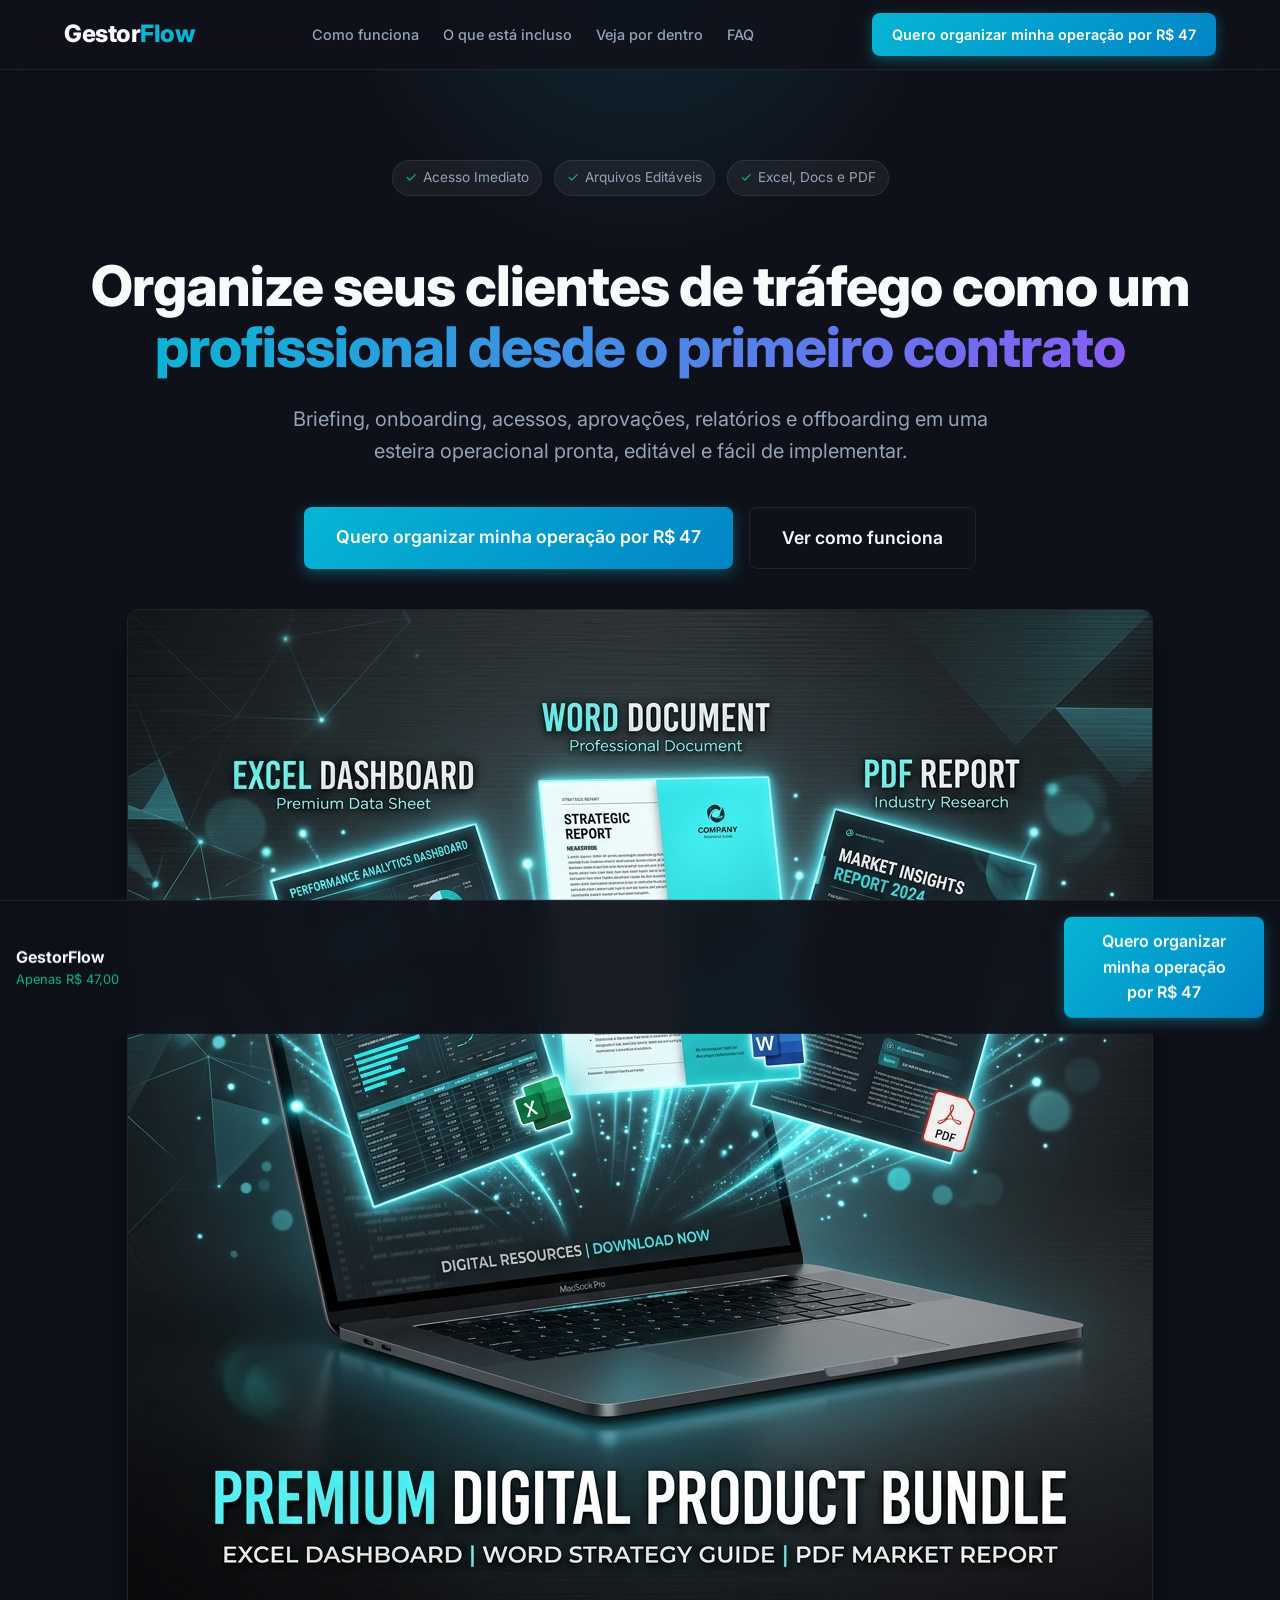
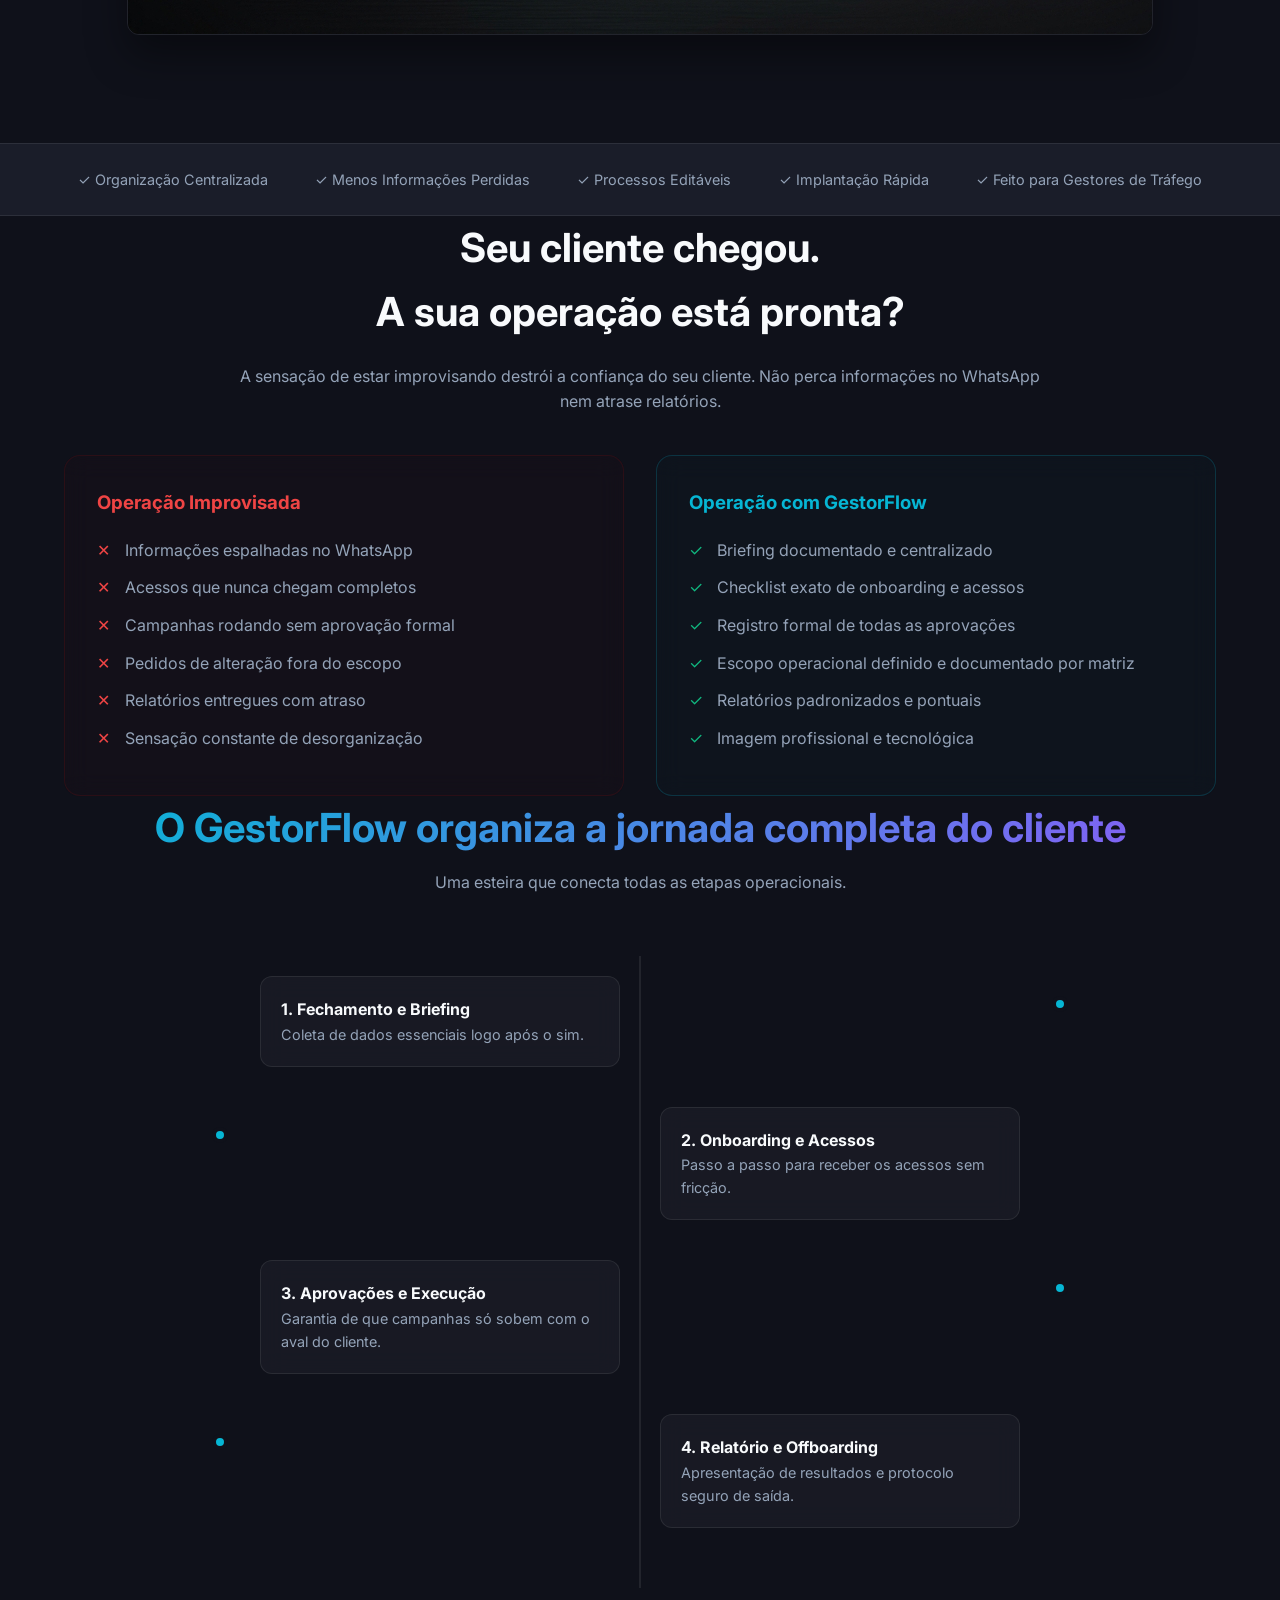
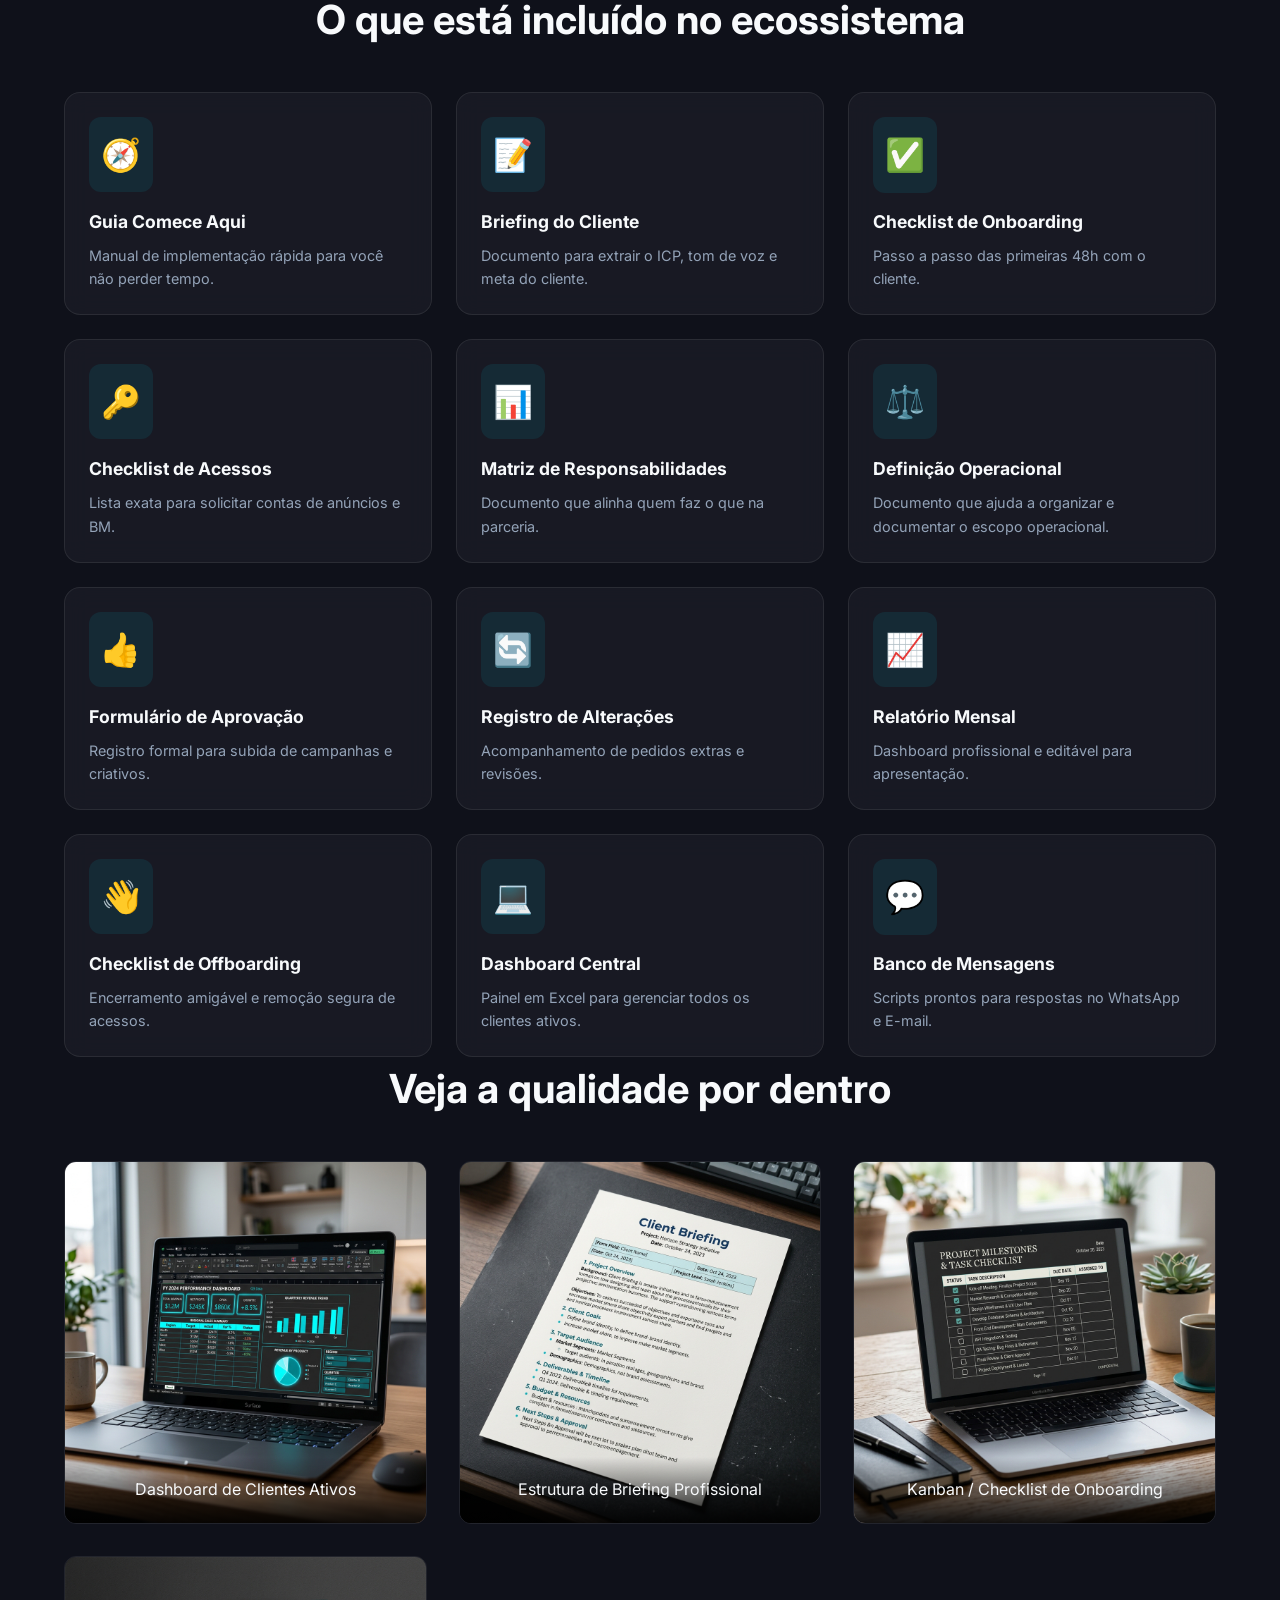
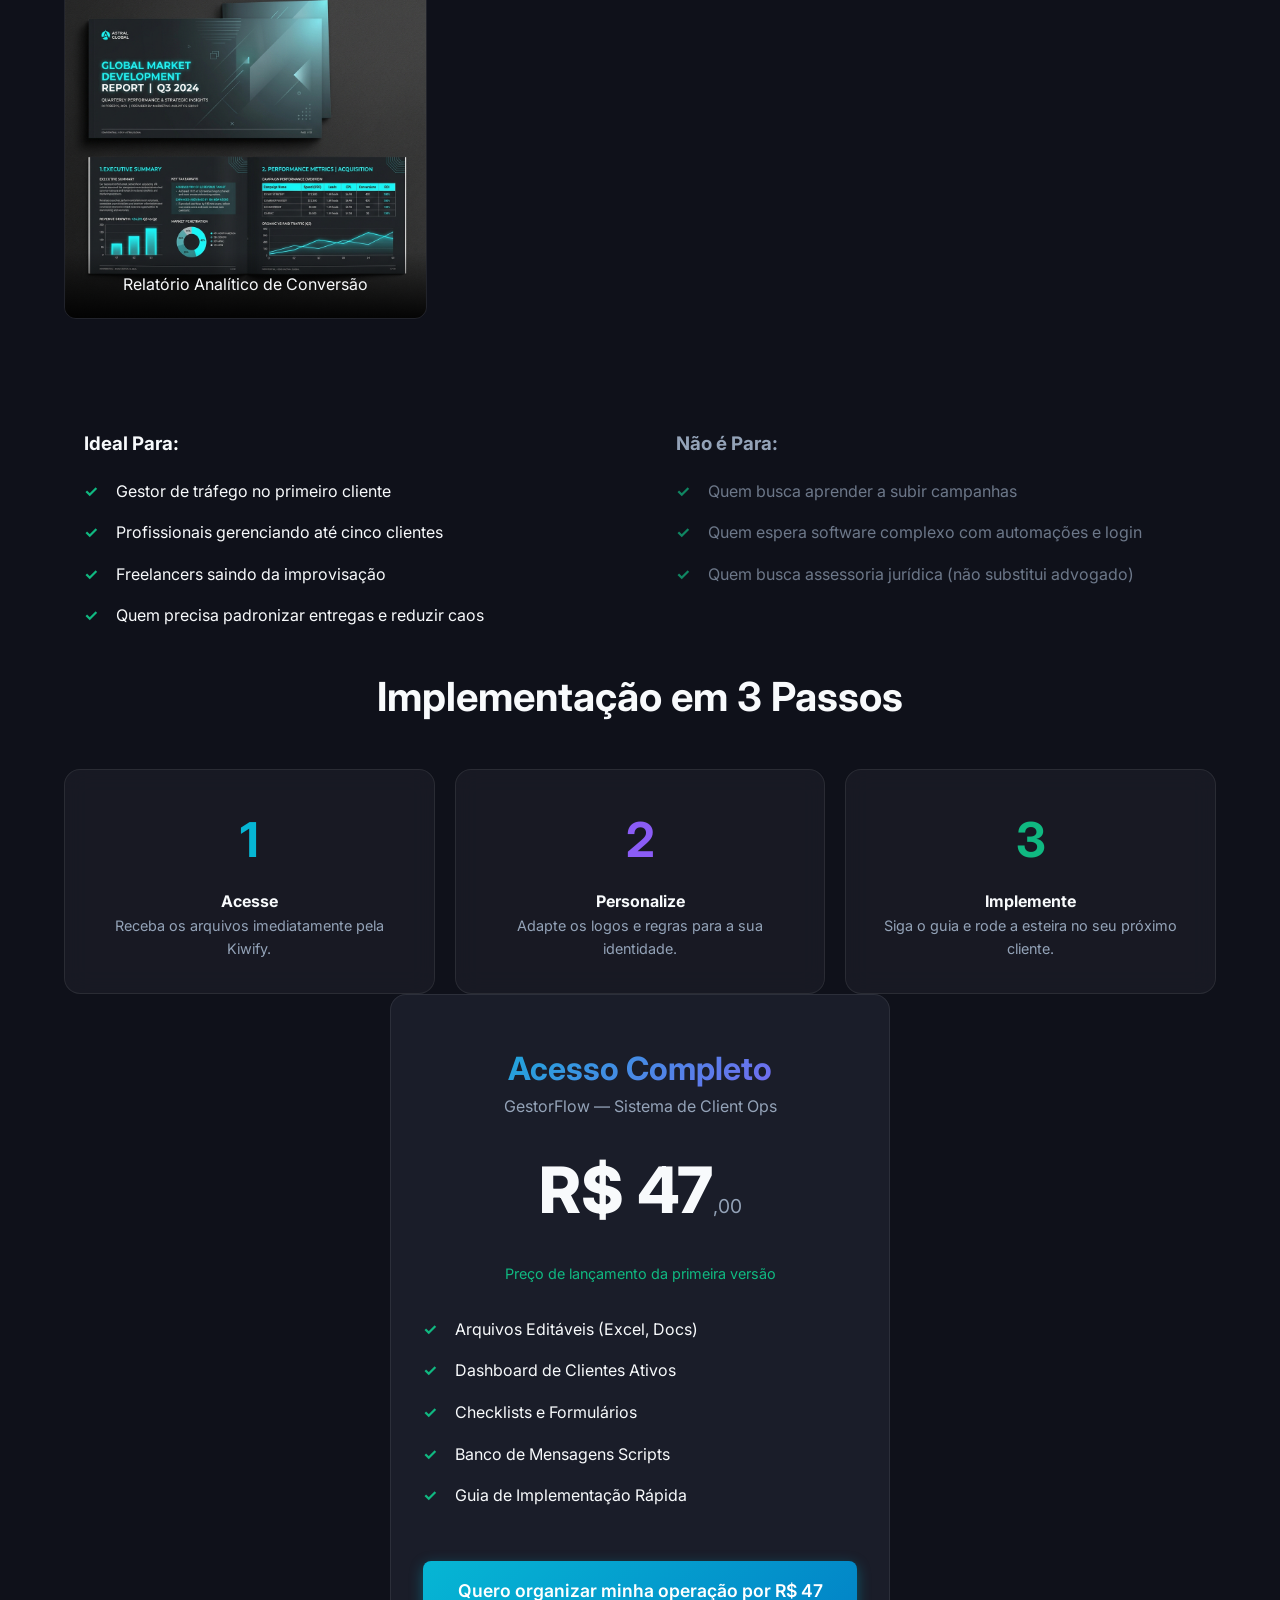
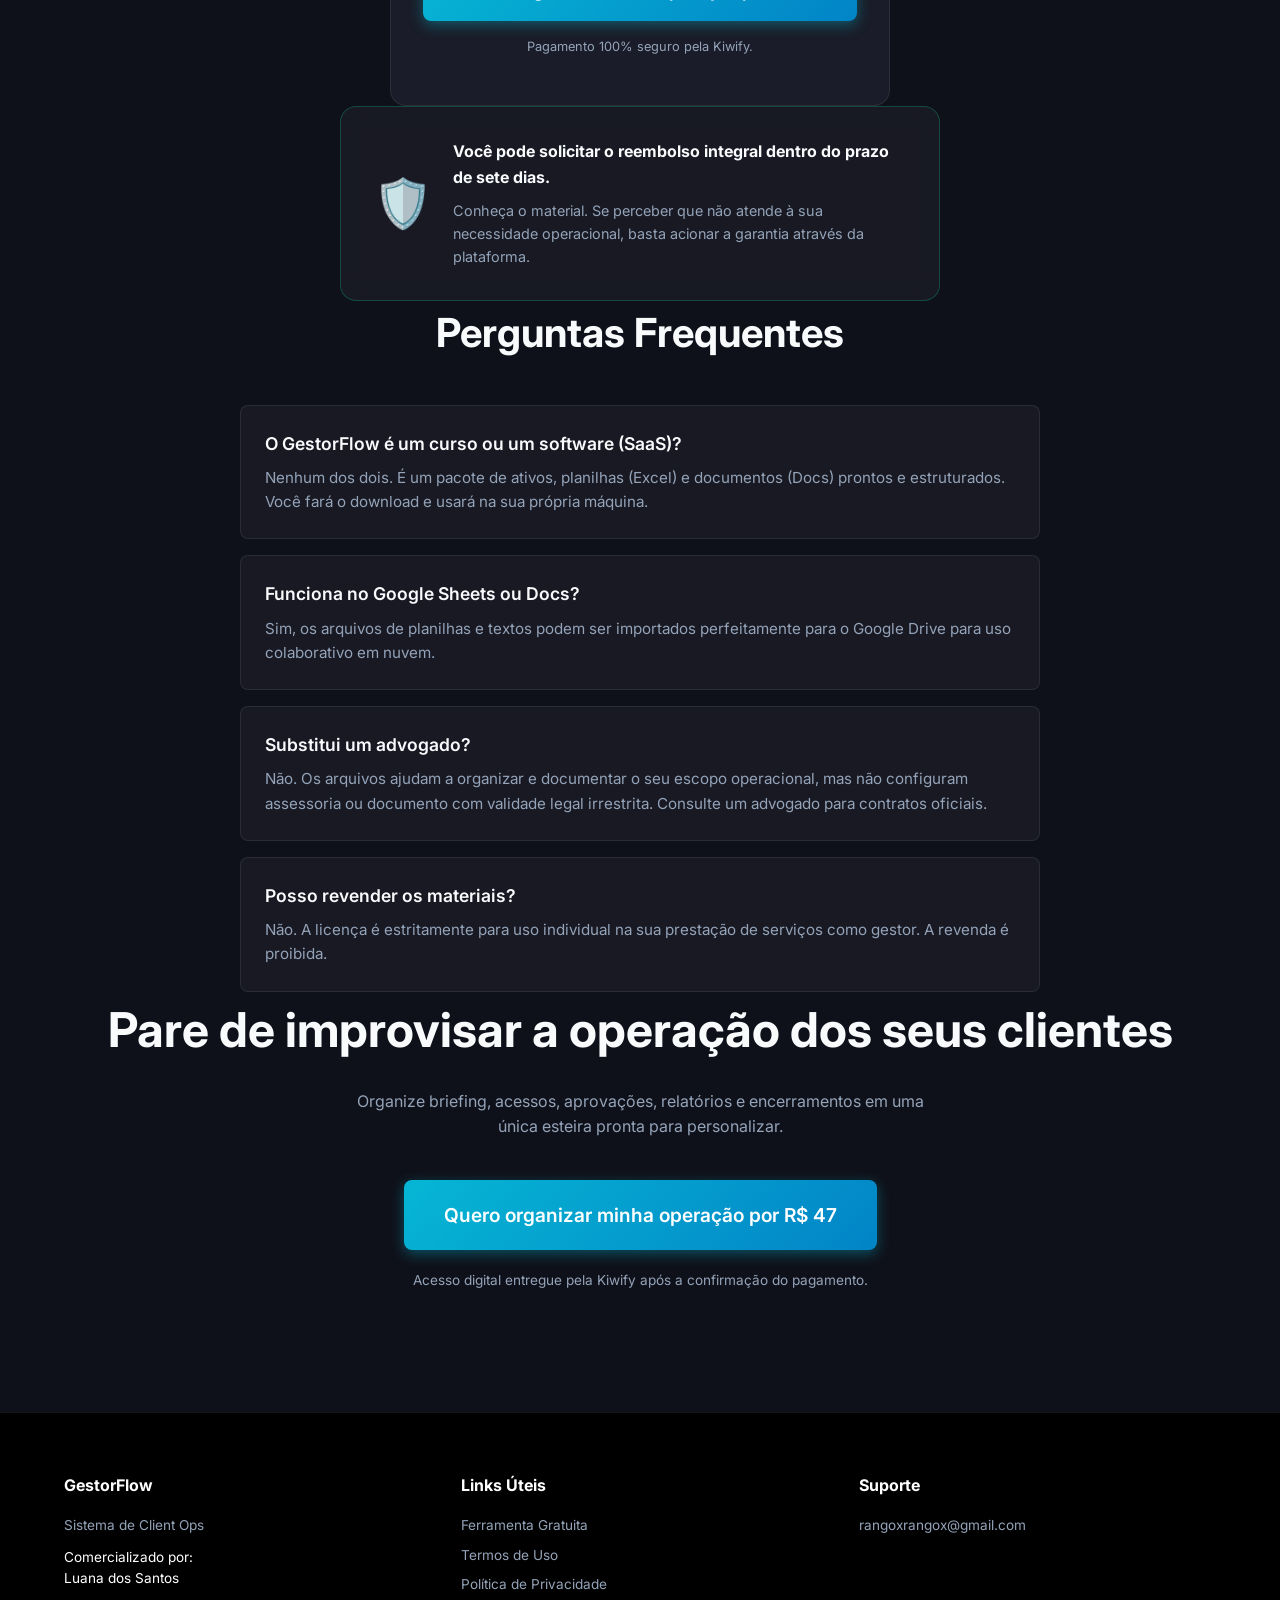
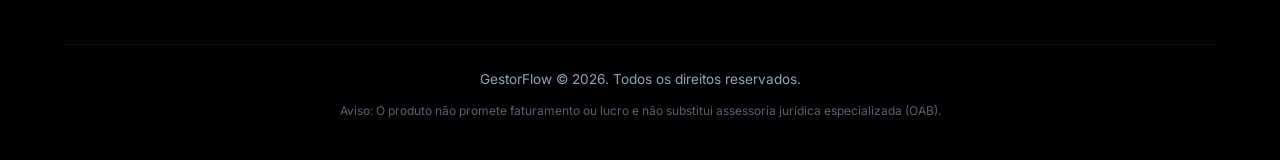
<file: index.html>
<!DOCTYPE html>
<html lang="pt-BR">
<head>
    <meta charset="UTF-8">
    <meta name="viewport" content="width=device-width, initial-scale=1.0">
    <title>GestorFlow | Sistema de Client Ops para Gestores de Tráfego</title>
    <meta name="description" content="Organize briefing, onboarding, acessos, aprovações, relatórios e offboarding dos seus clientes de tráfego pago com uma esteira operacional pronta e editável.">
    
    <!-- Open Graph / SEO -->
    <meta property="og:type" content="website">
    <meta property="og:url" content="https://rangoxrangox-cpu.github.io/gestorflow/">
    <meta property="og:title" content="GestorFlow | Sistema de Client Ops para Gestores de Tráfego">
    <meta property="og:description" content="Organize briefing, onboarding, acessos, aprovações, relatórios e offboarding dos seus clientes de tráfego pago com uma esteira operacional pronta e editável.">
    <meta property="og:image" content="https://rangoxrangox-cpu.github.io/gestorflow/imagens/gestorflow-social.png">
    
    <!-- Fonts & Styles -->
    <link href="https://fonts.googleapis.com/css2?family=Inter:wght@400;500;600;800&display=swap" rel="stylesheet">
    <link rel="stylesheet" href="styles.css">
    
    <!-- Scripts -->
    <script src="config.js"></script>
    <script src="script.js" defer></script>
</head>
<body>

    <!-- 1. Header -->
    <header>
        <div class="container header-content">
            <div class="logo">Gestor<span>Flow</span></div>
            <nav class="nav-links">
                <a href="#como-funciona">Como funciona</a>
                <a href="#incluso">O que está incluso</a>
                <a href="#por-dentro">Veja por dentro</a>
                <a href="#faq">FAQ</a>
            </nav>
            <a href="#" class="btn checkout-btn-sales disabled" style="padding: 10px 20px; font-size: 0.9rem;">Checkout em configuração</a>
        </div>
    </header>

    <!-- 2. Hero Section -->
    <section class="hero-section">
        <div class="hero-bg-glow"></div>
        <div class="container">
            <div class="badges">
                <div class="badge"><span class="badge-icon">✓</span> Acesso Imediato</div>
                <div class="badge"><span class="badge-icon">✓</span> Arquivos Editáveis</div>
                <div class="badge"><span class="badge-icon">✓</span> Excel, Docs e PDF</div>
            </div>
            
            <h1 class="hero-title">Organize seus clientes de tráfego como um <br><span class="gradient-text">profissional desde o primeiro contrato</span></h1>
            <p class="hero-subtitle">Briefing, onboarding, acessos, aprovações, relatórios e offboarding em uma esteira operacional pronta, editável e fácil de implementar.</p>
            
            <div class="hero-buttons">
                <a href="#" class="btn checkout-btn-sales disabled">Checkout em configuração</a>
                <a href="#como-funciona" class="btn btn-secondary">Ver como funciona</a>
            </div>

            <div class="hero-mockup mt-4">
                <img src="imagens/capa-gestorflow.png" alt="Capa Premium GestorFlow">
            </div>
        </div>
    </section>

    <!-- 3. Trust Strip -->
    <div class="trust-strip">
        <div class="container trust-items">
            <div class="trust-item">✓ Organização Centralizada</div>
            <div class="trust-item">✓ Menos Informações Perdidas</div>
            <div class="trust-item">✓ Processos Editáveis</div>
            <div class="trust-item">✓ Implantação Rápida</div>
            <div class="trust-item">✓ Feito para Gestores de Tráfego</div>
        </div>
    </div>

    <!-- 4. Problem Section -->
    <section id="problema" class="container">
        <h2 class="text-center" style="font-size: 2.5rem; margin-bottom: 20px;">Seu cliente chegou.<br>A sua operação está pronta?</h2>
        <p class="text-center" style="color: var(--text-secondary); max-width: 800px; margin: 0 auto;">A sensação de estar improvisando destrói a confiança do seu cliente. Não perca informações no WhatsApp nem atrase relatórios.</p>
        
        <div class="problem-comparison">
            <div class="problem-card glass-panel">
                <h3>Operação Improvisada</h3>
                <ul class="comparison-list">
                    <li>Informações espalhadas no WhatsApp</li>
                    <li>Acessos que nunca chegam completos</li>
                    <li>Campanhas rodando sem aprovação formal</li>
                    <li>Pedidos de alteração fora do escopo</li>
                    <li>Relatórios entregues com atraso</li>
                    <li>Sensação constante de desorganização</li>
                </ul>
            </div>
            <div class="solution-card glass-panel">
                <h3>Operação com GestorFlow</h3>
                <ul class="comparison-list">
                    <li>Briefing documentado e centralizado</li>
                    <li>Checklist exato de onboarding e acessos</li>
                    <li>Registro formal de todas as aprovações</li>
                    <li>Escopo operacional definido e documentado por matriz</li>
                    <li>Relatórios padronizados e pontuais</li>
                    <li>Imagem profissional e tecnológica</li>
                </ul>
            </div>
        </div>
    </section>

    <!-- 5. Timeline Solution -->
    <section id="como-funciona" class="container">
        <h2 class="text-center gradient-text" style="font-size: 2.5rem; margin-bottom: 10px;">O GestorFlow organiza a jornada completa do cliente</h2>
        <p class="text-center" style="color: var(--text-secondary); margin-bottom: 40px;">Uma esteira que conecta todas as etapas operacionais.</p>

        <div class="timeline">
            <div class="timeline-item">
                <div class="timeline-dot"></div>
                <div class="timeline-content">
                    <h4>1. Fechamento e Briefing</h4>
                    <p style="font-size: 0.9rem; color: var(--text-secondary);">Coleta de dados essenciais logo após o sim.</p>
                </div>
            </div>
            <div class="timeline-item">
                <div class="timeline-dot"></div>
                <div class="timeline-content">
                    <h4>2. Onboarding e Acessos</h4>
                    <p style="font-size: 0.9rem; color: var(--text-secondary);">Passo a passo para receber os acessos sem fricção.</p>
                </div>
            </div>
            <div class="timeline-item">
                <div class="timeline-dot"></div>
                <div class="timeline-content">
                    <h4>3. Aprovações e Execução</h4>
                    <p style="font-size: 0.9rem; color: var(--text-secondary);">Garantia de que campanhas só sobem com o aval do cliente.</p>
                </div>
            </div>
            <div class="timeline-item">
                <div class="timeline-dot"></div>
                <div class="timeline-content">
                    <h4>4. Relatório e Offboarding</h4>
                    <p style="font-size: 0.9rem; color: var(--text-secondary);">Apresentação de resultados e protocolo seguro de saída.</p>
                </div>
            </div>
        </div>
    </section>

    <!-- 6. Included Components -->
    <section id="incluso" class="container">
        <h2 class="text-center" style="font-size: 2.5rem; margin-bottom: 20px;">O que está incluído no ecossistema</h2>
        
        <div class="components-grid">
            <div class="component-card glass-panel">
                <div class="component-icon">🧭</div>
                <h4 class="component-title">Guia Comece Aqui</h4>
                <p class="component-desc">Manual de implementação rápida para você não perder tempo.</p>
            </div>
            <div class="component-card glass-panel">
                <div class="component-icon">📝</div>
                <h4 class="component-title">Briefing do Cliente</h4>
                <p class="component-desc">Documento para extrair o ICP, tom de voz e meta do cliente.</p>
            </div>
            <div class="component-card glass-panel">
                <div class="component-icon">✅</div>
                <h4 class="component-title">Checklist de Onboarding</h4>
                <p class="component-desc">Passo a passo das primeiras 48h com o cliente.</p>
            </div>
            <div class="component-card glass-panel">
                <div class="component-icon">🔑</div>
                <h4 class="component-title">Checklist de Acessos</h4>
                <p class="component-desc">Lista exata para solicitar contas de anúncios e BM.</p>
            </div>
            <div class="component-card glass-panel">
                <div class="component-icon">📊</div>
                <h4 class="component-title">Matriz de Responsabilidades</h4>
                <p class="component-desc">Documento que alinha quem faz o que na parceria.</p>
            </div>
            <div class="component-card glass-panel">
                <div class="component-icon">⚖️</div>
                <h4 class="component-title">Definição Operacional</h4>
                <p class="component-desc">Documento que ajuda a organizar e documentar o escopo operacional.</p>
            </div>
            <div class="component-card glass-panel">
                <div class="component-icon">👍</div>
                <h4 class="component-title">Formulário de Aprovação</h4>
                <p class="component-desc">Registro formal para subida de campanhas e criativos.</p>
            </div>
            <div class="component-card glass-panel">
                <div class="component-icon">🔄</div>
                <h4 class="component-title">Registro de Alterações</h4>
                <p class="component-desc">Acompanhamento de pedidos extras e revisões.</p>
            </div>
            <div class="component-card glass-panel">
                <div class="component-icon">📈</div>
                <h4 class="component-title">Relatório Mensal</h4>
                <p class="component-desc">Dashboard profissional e editável para apresentação.</p>
            </div>
            <div class="component-card glass-panel">
                <div class="component-icon">👋</div>
                <h4 class="component-title">Checklist de Offboarding</h4>
                <p class="component-desc">Encerramento amigável e remoção segura de acessos.</p>
            </div>
            <div class="component-card glass-panel">
                <div class="component-icon">💻</div>
                <h4 class="component-title">Dashboard Central</h4>
                <p class="component-desc">Painel em Excel para gerenciar todos os clientes ativos.</p>
            </div>
            <div class="component-card glass-panel">
                <div class="component-icon">💬</div>
                <h4 class="component-title">Banco de Mensagens</h4>
                <p class="component-desc">Scripts prontos para respostas no WhatsApp e E-mail.</p>
            </div>
        </div>
    </section>

    <!-- 7. Previews Gallery -->
    <section id="por-dentro" class="container">
        <h2 class="text-center" style="font-size: 2.5rem; margin-bottom: 40px;">Veja a qualidade por dentro</h2>
        
        <div class="gallery-grid">
            <div class="gallery-item">
                <img src="imagens/mockup-dashboard.png" alt="Preview do Dashboard Central">
                <div class="gallery-caption">Dashboard de Clientes Ativos</div>
            </div>
            <div class="gallery-item">
                <img src="imagens/preview-briefing.png" alt="Preview do Formulário de Briefing">
                <div class="gallery-caption">Estrutura de Briefing Profissional</div>
            </div>
            <div class="gallery-item">
                <img src="imagens/preview-onboarding.png" alt="Preview do Onboarding">
                <div class="gallery-caption">Kanban / Checklist de Onboarding</div>
            </div>
            <div class="gallery-item">
                <img src="imagens/preview-relatorio.png" alt="Preview do Relatório Mensal">
                <div class="gallery-caption">Relatório Analítico de Conversão</div>
            </div>
        </div>
    </section>

    <!-- 10. Para Quem É -->
    <section class="container" style="padding-top: 50px;">
        <div class="problem-comparison">
            <div style="padding: 20px;">
                <h3 style="color: var(--text-primary); margin-bottom: 20px;">Ideal Para:</h3>
                <ul class="pricing-list" style="margin:0;">
                    <li>Gestor de tráfego no primeiro cliente</li>
                    <li>Profissionais gerenciando até cinco clientes</li>
                    <li>Freelancers saindo da improvisação</li>
                    <li>Quem precisa padronizar entregas e reduzir caos</li>
                </ul>
            </div>
            <div style="padding: 20px;">
                <h3 style="color: var(--text-secondary); margin-bottom: 20px;">Não é Para:</h3>
                <ul class="pricing-list" style="margin:0; opacity: 0.7;">
                    <li style="color: var(--text-secondary);">Quem busca aprender a subir campanhas</li>
                    <li style="color: var(--text-secondary);">Quem espera software complexo com automações e login</li>
                    <li style="color: var(--text-secondary);">Quem busca assessoria jurídica (não substitui advogado)</li>
                </ul>
            </div>
        </div>
    </section>

    <!-- 11. Como Começar -->
    <section class="container text-center">
        <h2 style="font-size: 2.5rem; margin-bottom: 40px;">Implementação em 3 Passos</h2>
        <div style="display: flex; gap: 20px; justify-content: center; flex-wrap: wrap;">
            <div class="glass-panel" style="flex: 1; min-width: 250px;">
                <h1 style="color: var(--accent-cyan); font-size: 3rem; margin-bottom: 10px;">1</h1>
                <h4>Acesse</h4>
                <p style="font-size: 0.9rem; color: var(--text-secondary);">Receba os arquivos imediatamente pela Kiwify.</p>
            </div>
            <div class="glass-panel" style="flex: 1; min-width: 250px;">
                <h1 style="color: var(--accent-purple); font-size: 3rem; margin-bottom: 10px;">2</h1>
                <h4>Personalize</h4>
                <p style="font-size: 0.9rem; color: var(--text-secondary);">Adapte os logos e regras para a sua identidade.</p>
            </div>
            <div class="glass-panel" style="flex: 1; min-width: 250px;">
                <h1 style="color: var(--accent-green); font-size: 3rem; margin-bottom: 10px;">3</h1>
                <h4>Implemente</h4>
                <p style="font-size: 0.9rem; color: var(--text-secondary);">Siga o guia e rode a esteira no seu próximo cliente.</p>
            </div>
        </div>
    </section>

    <!-- 12. Pricing Offer -->
    <section class="container">
        <div class="pricing-section glass-panel pricing-card">
            <h2 class="gradient-text" style="font-size: 2rem;">Acesso Completo</h2>
            <p style="color: var(--text-secondary);">GestorFlow — Sistema de Client Ops</p>
            
            <div class="pricing-price">R$ 47<span>,00</span></div>
            <p style="font-size: 0.9rem; color: var(--accent-green);">Preço de lançamento da primeira versão</p>
            
            <ul class="pricing-list">
                <li>Arquivos Editáveis (Excel, Docs)</li>
                <li>Dashboard de Clientes Ativos</li>
                <li>Checklists e Formulários</li>
                <li>Banco de Mensagens Scripts</li>
                <li>Guia de Implementação Rápida</li>
            </ul>

            <a href="#" class="btn checkout-btn-sales disabled" style="width: 100%; margin-top: 20px;">Checkout em configuração</a>
            <p style="font-size: 0.8rem; color: var(--text-secondary); margin-top: 16px;">Pagamento 100% seguro pela Kiwify.</p>
        </div>
    </section>

    <!-- 13. Guarantee -->
    <section class="container text-center" style="padding-top: 0;">
        <div class="glass-panel" style="max-width: 600px; margin: 0 auto; display: flex; align-items: center; gap: 20px; border-color: rgba(16, 185, 129, 0.3);">
            <div style="font-size: 3rem;">🛡️</div>
            <div style="text-align: left;">
                <h4 style="margin-bottom: 8px; color: var(--text-primary);">Você pode solicitar o reembolso integral dentro do prazo de sete dias.</h4>
                <p style="font-size: 0.9rem; color: var(--text-secondary);">Conheça o material. Se perceber que não atende à sua necessidade operacional, basta acionar a garantia através da plataforma.</p>
            </div>
        </div>
    </section>

    <!-- 14. FAQ -->
    <section id="faq" class="container">
        <h2 class="text-center" style="font-size: 2.5rem; margin-bottom: 40px;">Perguntas Frequentes</h2>
        <div class="faq-grid">
            <div class="faq-item">
                <div class="faq-q">O GestorFlow é um curso ou um software (SaaS)?</div>
                <div class="faq-a">Nenhum dos dois. É um pacote de ativos, planilhas (Excel) e documentos (Docs) prontos e estruturados. Você fará o download e usará na sua própria máquina.</div>
            </div>
            <div class="faq-item">
                <div class="faq-q">Funciona no Google Sheets ou Docs?</div>
                <div class="faq-a">Sim, os arquivos de planilhas e textos podem ser importados perfeitamente para o Google Drive para uso colaborativo em nuvem.</div>
            </div>
            <div class="faq-item">
                <div class="faq-q">Substitui um advogado?</div>
                <div class="faq-a">Não. Os arquivos ajudam a organizar e documentar o seu escopo operacional, mas não configuram assessoria ou documento com validade legal irrestrita. Consulte um advogado para contratos oficiais.</div>
            </div>
            <div class="faq-item">
                <div class="faq-q">Posso revender os materiais?</div>
                <div class="faq-a">Não. A licença é estritamente para uso individual na sua prestação de serviços como gestor. A revenda é proibida.</div>
            </div>
        </div>
    </section>

    <!-- 15. Final CTA -->
    <section class="container text-center" style="padding-bottom: 120px;">
        <h2 style="font-size: 3rem; margin-bottom: 20px;">Pare de improvisar a operação dos seus clientes</h2>
        <p style="color: var(--text-secondary); max-width: 600px; margin: 0 auto 40px;">Organize briefing, acessos, aprovações, relatórios e encerramentos em uma única esteira pronta para personalizar.</p>
        <a href="#" class="btn checkout-btn-sales disabled" style="font-size: 1.2rem; padding: 20px 40px;">Checkout em configuração</a>
        <p style="font-size: 0.85rem; color: var(--text-secondary); margin-top: 20px;">Acesso digital entregue pela Kiwify após a confirmação do pagamento.</p>
    </section>

    <!-- Fixed Mobile Button -->
    <div id="mobile-cta" class="fixed-mobile-cta">
        <div class="fixed-mobile-cta-info">
            <h4>GestorFlow</h4>
            <p>Apenas R$ 47,00</p>
        </div>
        <a href="#" class="btn checkout-btn-sales disabled">Checkout</a>
    </div>

    <!-- 16. Footer -->
    <footer>
        <div class="container">
            <div class="footer-grid">
                <div class="footer-col">
                    <h4>GestorFlow</h4>
                    <p style="font-size: 0.85rem; margin-bottom: 10px;">Sistema de Client Ops</p>
                    <p style="font-size: 0.85rem; color: #fff;">Comercializado por:<br>Luana dos Santos</p>
                </div>
                <div class="footer-col">
                    <h4>Links Úteis</h4>
                    <ul>
                        <li><a href="ferramenta.html">Ferramenta Gratuita</a></li>
                        <li><a href="termos.html">Termos de Uso</a></li>
                        <li><a href="privacidade.html">Política de Privacidade</a></li>
                    </ul>
                </div>
                <div class="footer-col">
                    <h4>Suporte</h4>
                    <p style="font-size: 0.85rem;"><a href="mailto:rangoxrangox@gmail.com">rangoxrangox@gmail.com</a></p>
                </div>
            </div>
            <div class="footer-bottom">
                <p>GestorFlow &copy; 2026. Todos os direitos reservados.</p>
                <p style="margin-top: 10px; opacity: 0.6; font-size: 0.75rem;">Aviso: O produto não promete faturamento ou lucro e não substitui assessoria jurídica especializada (OAB).</p>
            </div>
        </div>
    </footer>

</body>
</html>
</file>
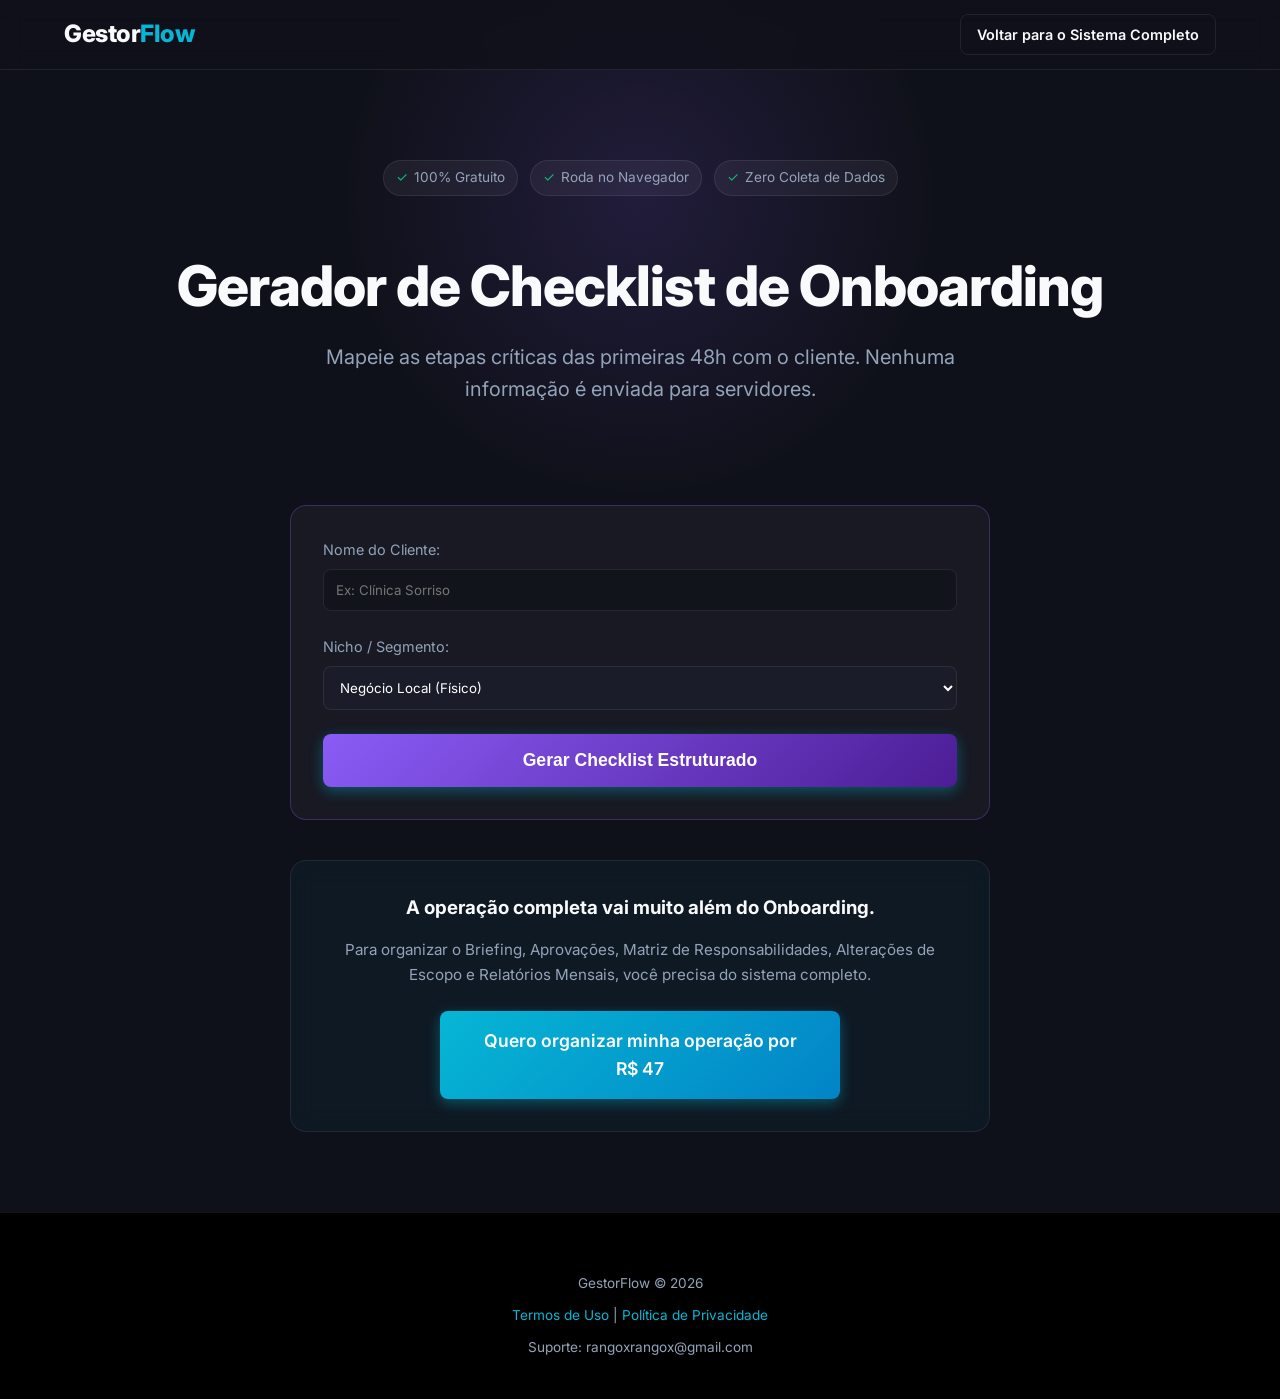
<file: ferramenta.html>
<!DOCTYPE html>
<html lang="pt-BR">
<head>
    <meta charset="UTF-8">
    <meta name="viewport" content="width=device-width, initial-scale=1.0">
    <title>Gerador Gratuito de Checklist de Onboarding | GestorFlow</title>
    <meta name="description" content="Gere um checklist profissional para organizar os primeiros passos com seus novos clientes de tráfego pago. Ferramenta gratuita GestorFlow.">
    
    <!-- Open Graph / SEO -->
    <meta property="og:type" content="website">
    <meta property="og:url" content="https://rangoxrangox-cpu.github.io/gestorflow/ferramenta.html">
    <meta property="og:title" content="Gerador Gratuito de Checklist de Onboarding | GestorFlow">
    <meta property="og:description" content="Gere um checklist profissional para organizar os primeiros passos com seus novos clientes de tráfego pago. Ferramenta gratuita GestorFlow.">
    
    <!-- Fonts & Styles -->
    <link href="https://fonts.googleapis.com/css2?family=Inter:wght@400;500;600;800&display=swap" rel="stylesheet">
    <link rel="stylesheet" href="styles.css">
    
    <!-- Scripts -->
    <script src="config.js"></script>
    <script src="script.js" defer></script>
</head>
<body>

    <!-- Header Simples (Focado) -->
    <header>
        <div class="container header-content">
            <div class="logo">Gestor<span>Flow</span></div>
            <a href="index.html" class="btn btn-secondary" style="padding: 8px 16px; font-size: 0.9rem;">Voltar para o Sistema Completo</a>
        </div>
    </header>

    <section class="hero-section" style="padding-bottom: 60px;">
        <div class="hero-bg-glow" style="background: radial-gradient(circle, rgba(139,92,246,0.15) 0%, rgba(15,17,26,0) 70%);"></div>
        <div class="container">
            <div class="badges">
                <div class="badge"><span class="badge-icon">✓</span> 100% Gratuito</div>
                <div class="badge"><span class="badge-icon">✓</span> Roda no Navegador</div>
                <div class="badge"><span class="badge-icon">✓</span> Zero Coleta de Dados</div>
            </div>
            
            <h1 class="hero-title">Gerador de Checklist de Onboarding</h1>
            <p class="hero-subtitle">Mapeie as etapas críticas das primeiras 48h com o cliente. Nenhuma informação é enviada para servidores.</p>
        </div>
    </section>

    <!-- Ferramenta Core -->
    <section class="container" style="padding-top: 0;">
        <div class="glass-panel" style="max-width: 700px; margin: 0 auto; border-color: rgba(139, 92, 246, 0.3);">
            <div style="margin-bottom: 24px;">
                <label for="nome-cliente" style="display: block; margin-bottom: 8px; color: var(--text-secondary); font-size: 0.9rem;">Nome do Cliente:</label>
                <input type="text" id="nome-cliente" placeholder="Ex: Clínica Sorriso" style="width: 100%; padding: 12px; border-radius: 8px; border: 1px solid var(--border-color); background: rgba(0,0,0,0.2); color: #fff; font-family: var(--font-main);">
            </div>
            
            <div style="margin-bottom: 24px;">
                <label for="nicho-cliente" style="display: block; margin-bottom: 8px; color: var(--text-secondary); font-size: 0.9rem;">Nicho / Segmento:</label>
                <select id="nicho-cliente" style="width: 100%; padding: 12px; border-radius: 8px; border: 1px solid var(--border-color); background: #1a1d29; color: #fff; font-family: var(--font-main);">
                    <option value="Negócio Local">Negócio Local (Físico)</option>
                    <option value="E-commerce">E-commerce</option>
                    <option value="Infoproduto">Lançamento / Infoproduto</option>
                    <option value="Serviços">Prestação de Serviços</option>
                </select>
            </div>
            
            <button id="btn-gerar-checklist" class="btn" style="width: 100%; background: linear-gradient(135deg, var(--accent-purple), #4c1d95);">Gerar Checklist Estruturado</button>
            
            <div id="resultado-checklist"></div>
        </div>
    </section>

    <!-- Upsell Suave -->
    <section class="container text-center" style="padding-top: 40px;">
        <div class="glass-panel" style="max-width: 700px; margin: 0 auto; background: rgba(6,182,212,0.05);">
            <h3 style="color: var(--text-primary); margin-bottom: 15px;">A operação completa vai muito além do Onboarding.</h3>
            <p style="color: var(--text-secondary); margin-bottom: 24px; font-size: 0.95rem;">Para organizar o Briefing, Aprovações, Matriz de Responsabilidades, Alterações de Escopo e Relatórios Mensais, você precisa do sistema completo.</p>
            <a href="#" class="btn checkout-btn-tool disabled" style="width: 100%; max-width: 400px;">Checkout em configuração</a>
        </div>
    </section>

    <!-- Footer Simples -->
    <footer style="margin-top: 80px;">
        <div class="container text-center">
            <p>GestorFlow &copy; 2026</p>
            <p style="margin-top: 10px;">
                <a href="termos.html" style="font-size: 0.85rem;">Termos de Uso</a> | 
                <a href="privacidade.html" style="font-size: 0.85rem;">Política de Privacidade</a>
            </p>
            <p style="margin-top: 10px; font-size: 0.85rem; color: var(--text-secondary);">Suporte: rangoxrangox@gmail.com</p>
        </div>
    </footer>

</body>
</html>
</file>
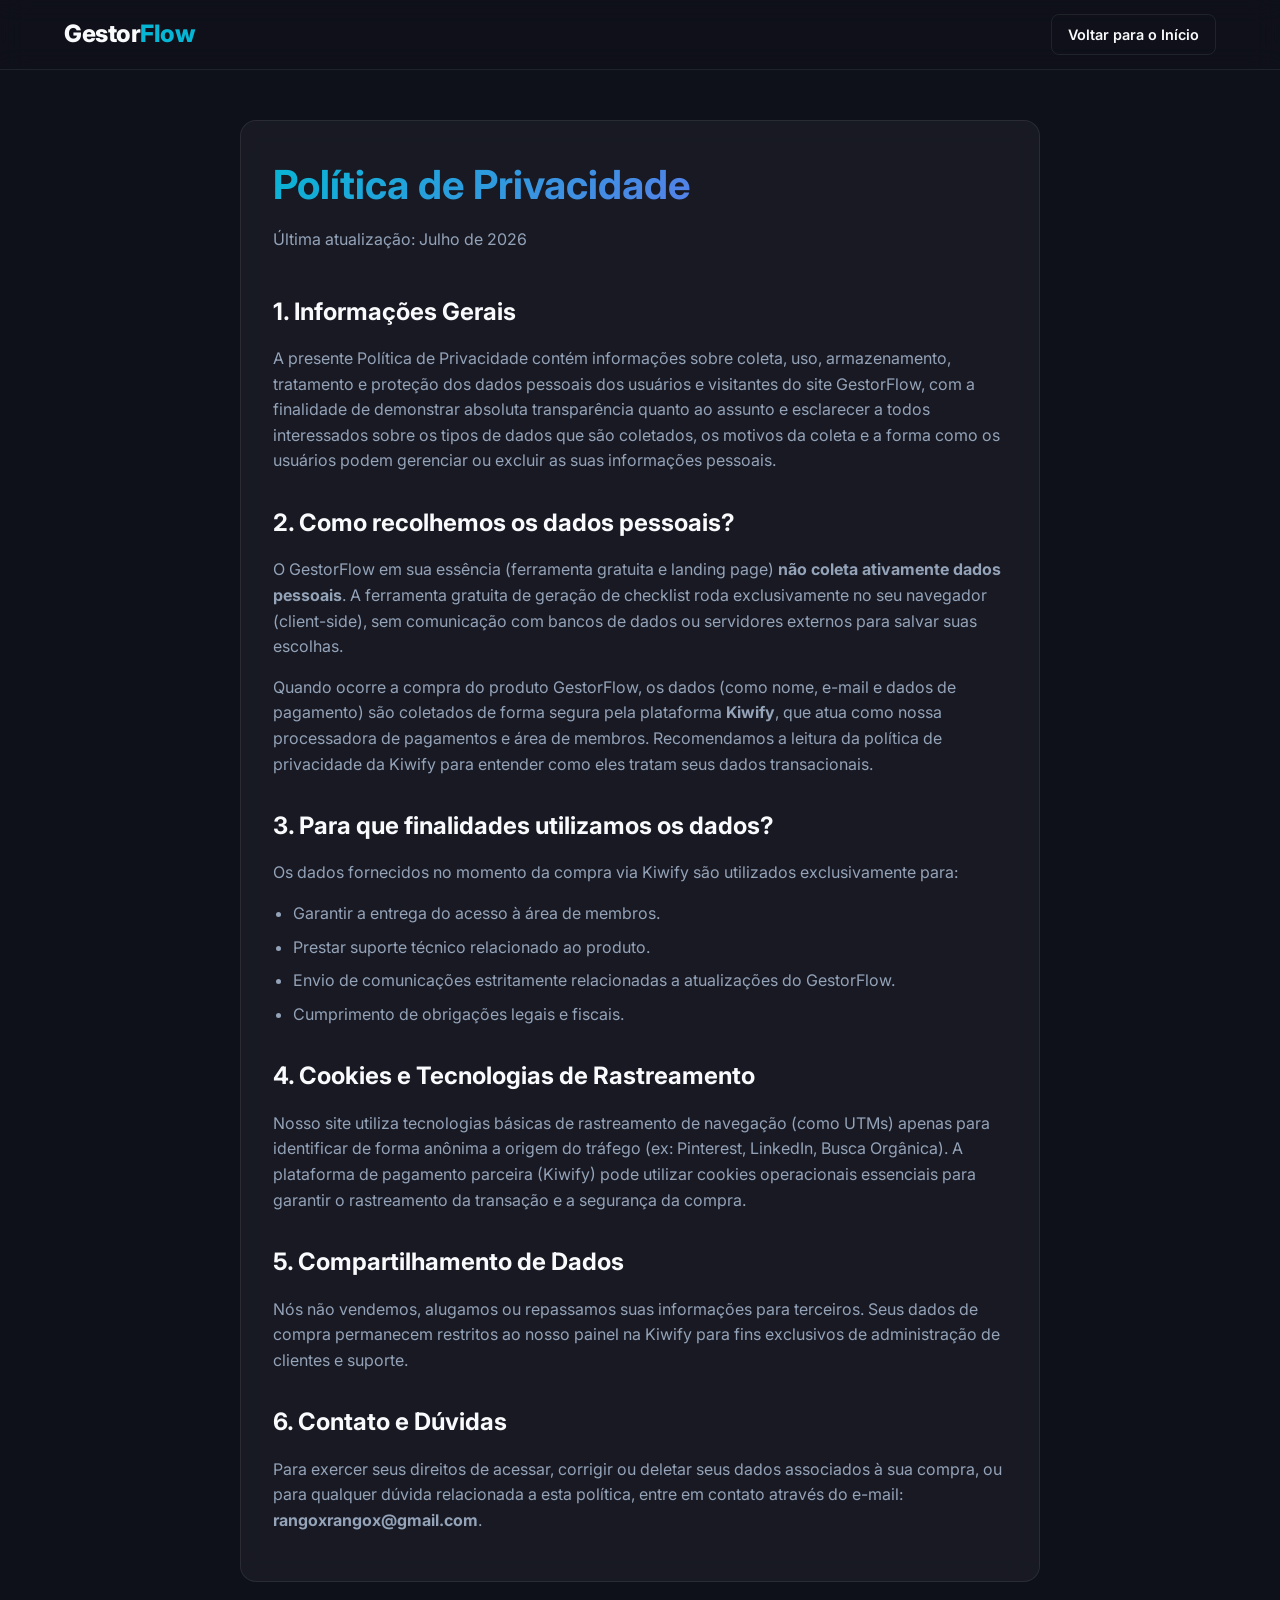
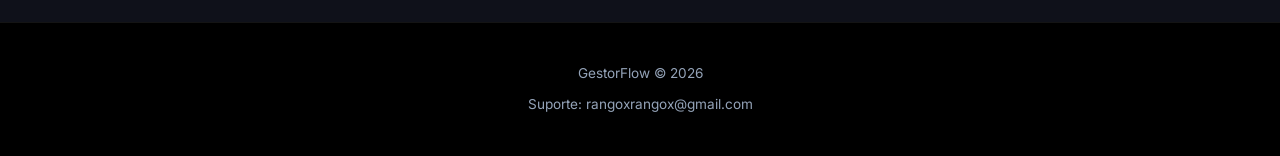
<file: privacidade.html>
<!DOCTYPE html>
<html lang="pt-BR">
<head>
    <meta charset="UTF-8">
    <meta name="viewport" content="width=device-width, initial-scale=1.0">
    <title>Política de Privacidade | GestorFlow</title>
    
    <!-- Fonts & Styles -->
    <link href="https://fonts.googleapis.com/css2?family=Inter:wght@400;500;600;800&display=swap" rel="stylesheet">
    <link rel="stylesheet" href="styles.css">
</head>
<body>

    <!-- Header Simples -->
    <header>
        <div class="container header-content">
            <div class="logo">Gestor<span>Flow</span></div>
            <a href="index.html" class="btn btn-secondary" style="padding: 8px 16px; font-size: 0.9rem;">Voltar para o Início</a>
        </div>
    </header>

    <section class="container" style="padding-top: 120px;">
        <div class="glass-panel" style="max-width: 800px; margin: 0 auto; text-align: left;">
            <h1 class="gradient-text" style="font-size: 2.5rem; margin-bottom: 10px;">Política de Privacidade</h1>
            <p style="color: var(--text-secondary); margin-bottom: 40px;">Última atualização: Julho de 2026</p>

            <h2 style="color: var(--text-primary); margin-top: 30px; margin-bottom: 15px;">1. Informações Gerais</h2>
            <p style="color: var(--text-secondary); margin-bottom: 15px;">A presente Política de Privacidade contém informações sobre coleta, uso, armazenamento, tratamento e proteção dos dados pessoais dos usuários e visitantes do site GestorFlow, com a finalidade de demonstrar absoluta transparência quanto ao assunto e esclarecer a todos interessados sobre os tipos de dados que são coletados, os motivos da coleta e a forma como os usuários podem gerenciar ou excluir as suas informações pessoais.</p>

            <h2 style="color: var(--text-primary); margin-top: 30px; margin-bottom: 15px;">2. Como recolhemos os dados pessoais?</h2>
            <p style="color: var(--text-secondary); margin-bottom: 15px;">O GestorFlow em sua essência (ferramenta gratuita e landing page) <strong>não coleta ativamente dados pessoais</strong>. A ferramenta gratuita de geração de checklist roda exclusivamente no seu navegador (client-side), sem comunicação com bancos de dados ou servidores externos para salvar suas escolhas.</p>
            <p style="color: var(--text-secondary); margin-bottom: 15px;">Quando ocorre a compra do produto GestorFlow, os dados (como nome, e-mail e dados de pagamento) são coletados de forma segura pela plataforma <strong>Kiwify</strong>, que atua como nossa processadora de pagamentos e área de membros. Recomendamos a leitura da política de privacidade da Kiwify para entender como eles tratam seus dados transacionais.</p>

            <h2 style="color: var(--text-primary); margin-top: 30px; margin-bottom: 15px;">3. Para que finalidades utilizamos os dados?</h2>
            <p style="color: var(--text-secondary); margin-bottom: 15px;">Os dados fornecidos no momento da compra via Kiwify são utilizados exclusivamente para:</p>
            <ul style="color: var(--text-secondary); padding-left: 20px; margin-bottom: 15px;">
                <li style="margin-bottom: 8px;">Garantir a entrega do acesso à área de membros.</li>
                <li style="margin-bottom: 8px;">Prestar suporte técnico relacionado ao produto.</li>
                <li style="margin-bottom: 8px;">Envio de comunicações estritamente relacionadas a atualizações do GestorFlow.</li>
                <li style="margin-bottom: 8px;">Cumprimento de obrigações legais e fiscais.</li>
            </ul>

            <h2 style="color: var(--text-primary); margin-top: 30px; margin-bottom: 15px;">4. Cookies e Tecnologias de Rastreamento</h2>
            <p style="color: var(--text-secondary); margin-bottom: 15px;">Nosso site utiliza tecnologias básicas de rastreamento de navegação (como UTMs) apenas para identificar de forma anônima a origem do tráfego (ex: Pinterest, LinkedIn, Busca Orgânica). A plataforma de pagamento parceira (Kiwify) pode utilizar cookies operacionais essenciais para garantir o rastreamento da transação e a segurança da compra.</p>

            <h2 style="color: var(--text-primary); margin-top: 30px; margin-bottom: 15px;">5. Compartilhamento de Dados</h2>
            <p style="color: var(--text-secondary); margin-bottom: 15px;">Nós não vendemos, alugamos ou repassamos suas informações para terceiros. Seus dados de compra permanecem restritos ao nosso painel na Kiwify para fins exclusivos de administração de clientes e suporte.</p>

            <h2 style="color: var(--text-primary); margin-top: 30px; margin-bottom: 15px;">6. Contato e Dúvidas</h2>
            <p style="color: var(--text-secondary); margin-bottom: 15px;">Para exercer seus direitos de acessar, corrigir ou deletar seus dados associados à sua compra, ou para qualquer dúvida relacionada a esta política, entre em contato através do e-mail: <strong>rangoxrangox@gmail.com</strong>.</p>
        </div>
    </section>

    <!-- Footer Simples -->
    <footer style="margin-top: 40px; padding: 40px 0;">
        <div class="container text-center">
            <p>GestorFlow &copy; 2026</p>
            <p style="margin-top: 10px; font-size: 0.85rem; color: var(--text-secondary);">Suporte: rangoxrangox@gmail.com</p>
        </div>
    </footer>

</body>
</html>
</file>
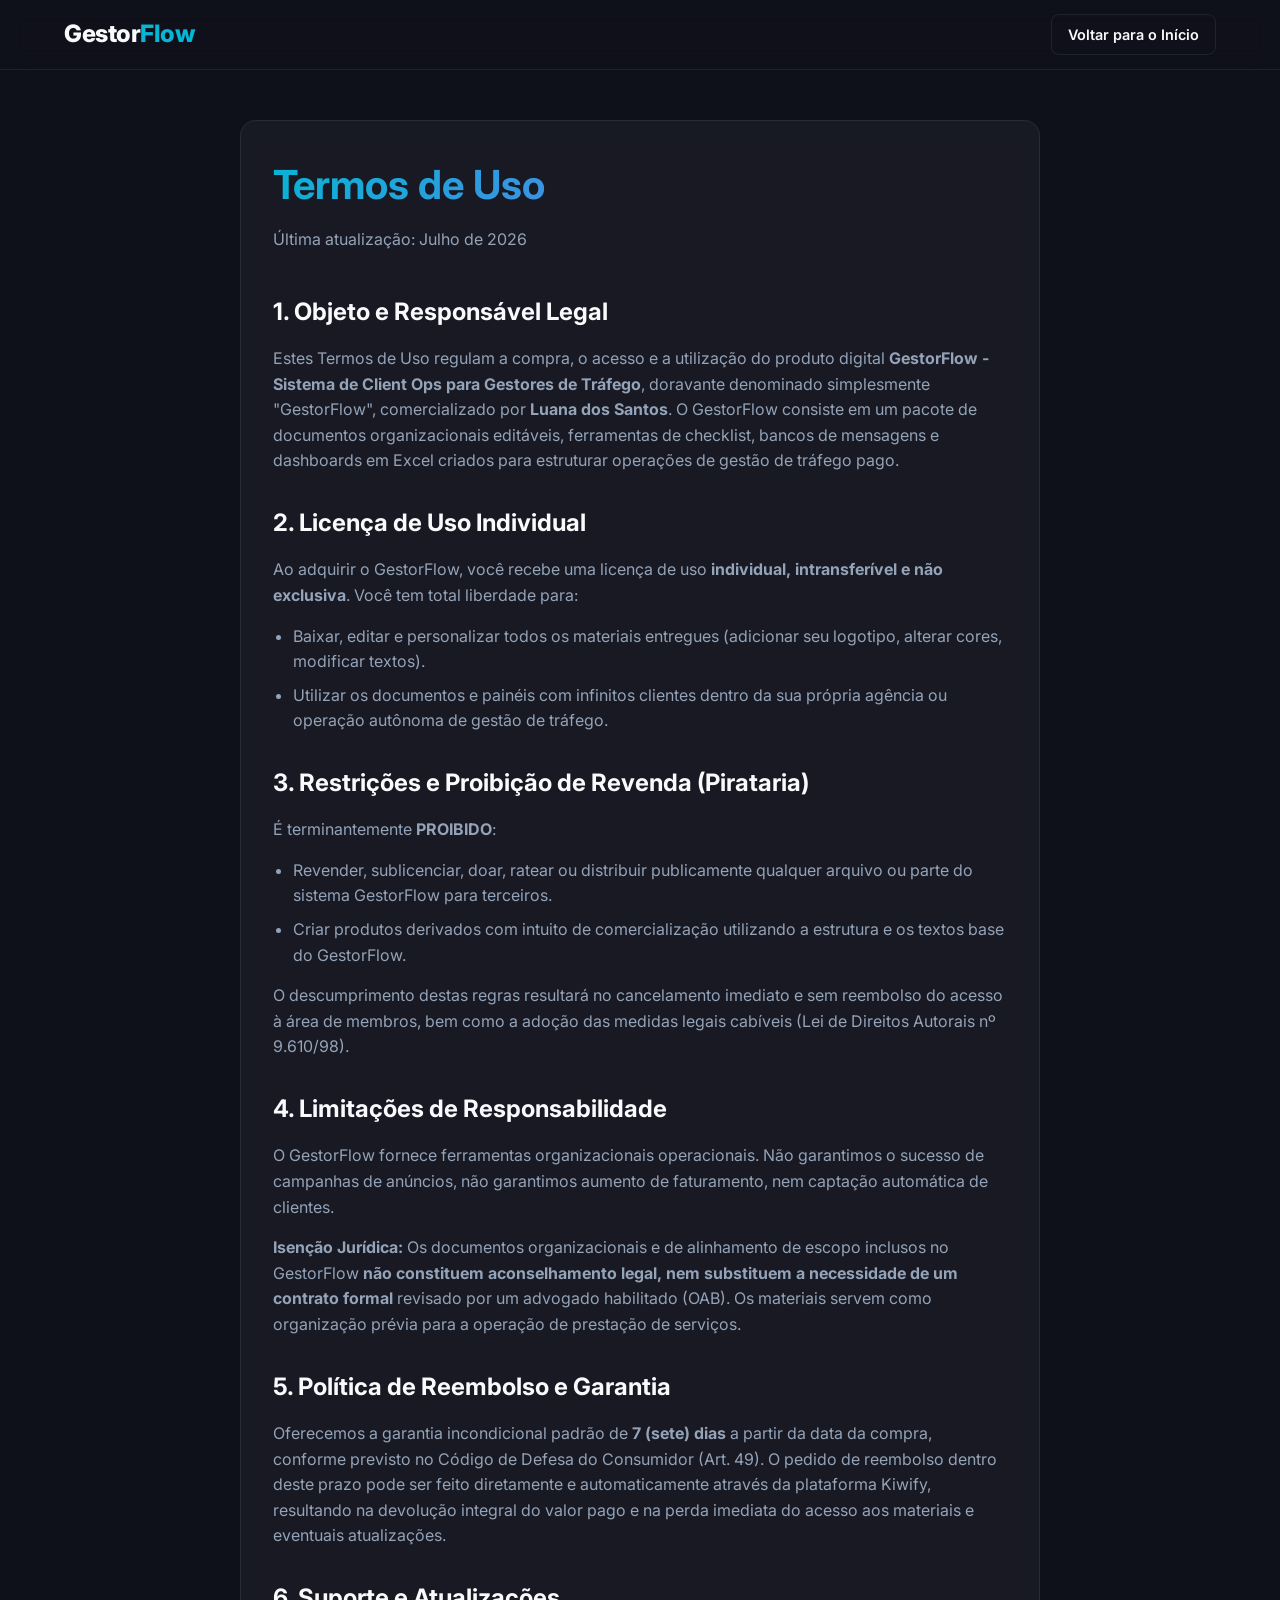
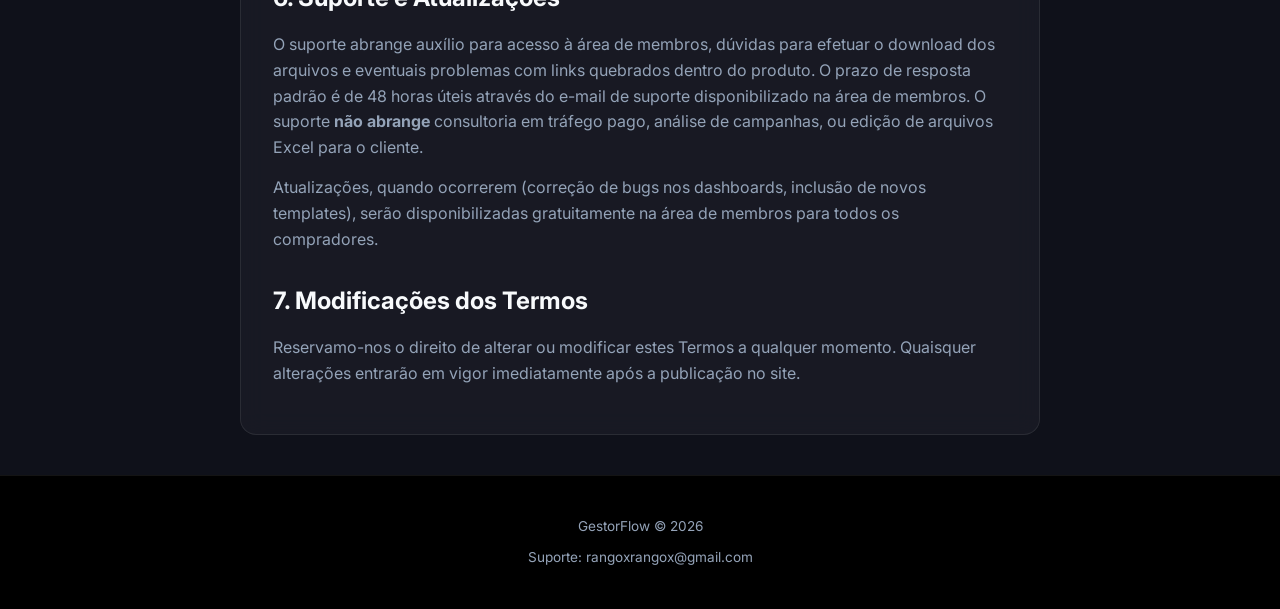
<file: termos.html>
<!DOCTYPE html>
<html lang="pt-BR">
<head>
    <meta charset="UTF-8">
    <meta name="viewport" content="width=device-width, initial-scale=1.0">
    <title>Termos de Uso | GestorFlow</title>
    
    <!-- Fonts & Styles -->
    <link href="https://fonts.googleapis.com/css2?family=Inter:wght@400;500;600;800&display=swap" rel="stylesheet">
    <link rel="stylesheet" href="styles.css">
</head>
<body>

    <!-- Header Simples -->
    <header>
        <div class="container header-content">
            <div class="logo">Gestor<span>Flow</span></div>
            <a href="index.html" class="btn btn-secondary" style="padding: 8px 16px; font-size: 0.9rem;">Voltar para o Início</a>
        </div>
    </header>

    <section class="container" style="padding-top: 120px;">
        <div class="glass-panel" style="max-width: 800px; margin: 0 auto; text-align: left;">
            <h1 class="gradient-text" style="font-size: 2.5rem; margin-bottom: 10px;">Termos de Uso</h1>
            <p style="color: var(--text-secondary); margin-bottom: 40px;">Última atualização: Julho de 2026</p>

            <h2 style="color: var(--text-primary); margin-top: 30px; margin-bottom: 15px;">1. Objeto e Responsável Legal</h2>
            <p style="color: var(--text-secondary); margin-bottom: 15px;">Estes Termos de Uso regulam a compra, o acesso e a utilização do produto digital <strong>GestorFlow - Sistema de Client Ops para Gestores de Tráfego</strong>, doravante denominado simplesmente "GestorFlow", comercializado por <strong>Luana dos Santos</strong>. O GestorFlow consiste em um pacote de documentos organizacionais editáveis, ferramentas de checklist, bancos de mensagens e dashboards em Excel criados para estruturar operações de gestão de tráfego pago.</p>

            <h2 style="color: var(--text-primary); margin-top: 30px; margin-bottom: 15px;">2. Licença de Uso Individual</h2>
            <p style="color: var(--text-secondary); margin-bottom: 15px;">Ao adquirir o GestorFlow, você recebe uma licença de uso <strong>individual, intransferível e não exclusiva</strong>. Você tem total liberdade para:</p>
            <ul style="color: var(--text-secondary); padding-left: 20px; margin-bottom: 15px;">
                <li style="margin-bottom: 8px;">Baixar, editar e personalizar todos os materiais entregues (adicionar seu logotipo, alterar cores, modificar textos).</li>
                <li style="margin-bottom: 8px;">Utilizar os documentos e painéis com infinitos clientes dentro da sua própria agência ou operação autônoma de gestão de tráfego.</li>
            </ul>

            <h2 style="color: var(--text-primary); margin-top: 30px; margin-bottom: 15px;">3. Restrições e Proibição de Revenda (Pirataria)</h2>
            <p style="color: var(--text-secondary); margin-bottom: 15px;">É terminantemente <strong>PROIBIDO</strong>:</p>
            <ul style="color: var(--text-secondary); padding-left: 20px; margin-bottom: 15px;">
                <li style="margin-bottom: 8px;">Revender, sublicenciar, doar, ratear ou distribuir publicamente qualquer arquivo ou parte do sistema GestorFlow para terceiros.</li>
                <li style="margin-bottom: 8px;">Criar produtos derivados com intuito de comercialização utilizando a estrutura e os textos base do GestorFlow.</li>
            </ul>
            <p style="color: var(--text-secondary); margin-bottom: 15px;">O descumprimento destas regras resultará no cancelamento imediato e sem reembolso do acesso à área de membros, bem como a adoção das medidas legais cabíveis (Lei de Direitos Autorais nº 9.610/98).</p>

            <h2 style="color: var(--text-primary); margin-top: 30px; margin-bottom: 15px;">4. Limitações de Responsabilidade</h2>
            <p style="color: var(--text-secondary); margin-bottom: 15px;">O GestorFlow fornece ferramentas organizacionais operacionais. Não garantimos o sucesso de campanhas de anúncios, não garantimos aumento de faturamento, nem captação automática de clientes.</p>
            <p style="color: var(--text-secondary); margin-bottom: 15px;"><strong>Isenção Jurídica:</strong> Os documentos organizacionais e de alinhamento de escopo inclusos no GestorFlow <strong>não constituem aconselhamento legal, nem substituem a necessidade de um contrato formal</strong> revisado por um advogado habilitado (OAB). Os materiais servem como organização prévia para a operação de prestação de serviços.</p>

            <h2 style="color: var(--text-primary); margin-top: 30px; margin-bottom: 15px;">5. Política de Reembolso e Garantia</h2>
            <p style="color: var(--text-secondary); margin-bottom: 15px;">Oferecemos a garantia incondicional padrão de <strong>7 (sete) dias</strong> a partir da data da compra, conforme previsto no Código de Defesa do Consumidor (Art. 49). O pedido de reembolso dentro deste prazo pode ser feito diretamente e automaticamente através da plataforma Kiwify, resultando na devolução integral do valor pago e na perda imediata do acesso aos materiais e eventuais atualizações.</p>

            <h2 style="color: var(--text-primary); margin-top: 30px; margin-bottom: 15px;">6. Suporte e Atualizações</h2>
            <p style="color: var(--text-secondary); margin-bottom: 15px;">O suporte abrange auxílio para acesso à área de membros, dúvidas para efetuar o download dos arquivos e eventuais problemas com links quebrados dentro do produto. O prazo de resposta padrão é de 48 horas úteis através do e-mail de suporte disponibilizado na área de membros. O suporte <strong>não abrange</strong> consultoria em tráfego pago, análise de campanhas, ou edição de arquivos Excel para o cliente.</p>
            <p style="color: var(--text-secondary); margin-bottom: 15px;">Atualizações, quando ocorrerem (correção de bugs nos dashboards, inclusão de novos templates), serão disponibilizadas gratuitamente na área de membros para todos os compradores.</p>

            <h2 style="color: var(--text-primary); margin-top: 30px; margin-bottom: 15px;">7. Modificações dos Termos</h2>
            <p style="color: var(--text-secondary); margin-bottom: 15px;">Reservamo-nos o direito de alterar ou modificar estes Termos a qualquer momento. Quaisquer alterações entrarão em vigor imediatamente após a publicação no site.</p>
        </div>
    </section>

    <!-- Footer Simples -->
    <footer style="margin-top: 40px; padding: 40px 0;">
        <div class="container text-center">
            <p>GestorFlow &copy; 2026</p>
            <p style="margin-top: 10px; font-size: 0.85rem; color: var(--text-secondary);">Suporte: rangoxrangox@gmail.com</p>
        </div>
    </footer>

</body>
</html>
</file>
<file: styles.css>
/* ==========================================================================
   GestorFlow - Premium SaaS Dark Mode Styles
   ========================================================================== */

/* Globals & CSS Variables */
:root {
    --bg-dark: #0f111a;
    --bg-panel: #1a1d29;
    --bg-card: rgba(30, 33, 43, 0.6);
    --text-primary: #f8fafc;
    --text-secondary: #94a3b8;
    --accent-cyan: #06b6d4;
    --accent-purple: #8b5cf6;
    --accent-green: #10b981;
    --border-color: rgba(255, 255, 255, 0.08);
    --glass-blur: blur(12px);
    --font-main: 'Inter', -apple-system, BlinkMacSystemFont, 'Segoe UI', Roboto, Helvetica, Arial, sans-serif;
    --btn-shadow: 0 4px 14px 0 rgba(6, 182, 212, 0.39);
}

@media (prefers-reduced-motion: reduce) {
    * {
        animation-duration: 0.01ms !important;
        animation-iteration-count: 1 !important;
        transition-duration: 0.01ms !important;
        scroll-behavior: auto !important;
    }
}

* { margin: 0; padding: 0; box-sizing: border-box; }
html { scroll-behavior: smooth; }

body {
    font-family: var(--font-main);
    background-color: var(--bg-dark);
    color: var(--text-primary);
    line-height: 1.6;
    overflow-x: hidden;
}

a { color: var(--accent-cyan); text-decoration: none; transition: all 0.2s ease; }
a:hover { color: var(--text-primary); text-decoration: underline; }

/* Utilities */
.container { max-width: 1200px; margin: 0 auto; padding: 0 24px; }
.text-center { text-align: center; }
.mt-4 { margin-top: 2rem; }
.mb-2 { margin-bottom: 1rem; }
.mb-4 { margin-bottom: 2rem; }
.gradient-text {
    background: linear-gradient(135deg, var(--accent-cyan), var(--accent-purple));
    -webkit-background-clip: text;
    -webkit-text-fill-color: transparent;
    background-clip: text;
}

/* Glassmorphism Classes */
.glass-panel {
    background: var(--bg-card);
    backdrop-filter: var(--glass-blur);
    -webkit-backdrop-filter: var(--glass-blur);
    border: 1px solid var(--border-color);
    border-radius: 16px;
    padding: 32px;
}

/* Header */
header {
    position: fixed;
    top: 0; left: 0; right: 0;
    height: 70px;
    background: rgba(15, 17, 26, 0.8);
    backdrop-filter: var(--glass-blur);
    border-bottom: 1px solid var(--border-color);
    z-index: 1000;
    display: flex;
    align-items: center;
}
.header-content {
    display: flex;
    justify-content: space-between;
    align-items: center;
    width: 100%;
}
.logo { font-size: 1.5rem; font-weight: 800; color: var(--text-primary); letter-spacing: -0.5px; }
.logo span { color: var(--accent-cyan); }
.nav-links { display: flex; gap: 24px; }
.nav-links a { color: var(--text-secondary); font-size: 0.9rem; font-weight: 500; text-decoration: none; }
.nav-links a:hover { color: var(--text-primary); }

/* Buttons */
.btn {
    display: inline-block;
    background: linear-gradient(135deg, var(--accent-cyan), #0284c7);
    color: #fff;
    padding: 16px 32px;
    border-radius: 8px;
    font-weight: 600;
    font-size: 1.1rem;
    text-align: center;
    border: none;
    cursor: pointer;
    box-shadow: var(--btn-shadow);
    transition: transform 0.2s ease, box-shadow 0.2s ease;
    text-decoration: none;
}
.btn:hover { transform: translateY(-2px); box-shadow: 0 6px 20px 0 rgba(6, 182, 212, 0.5); color: #fff; text-decoration: none; }
.btn:disabled { background: #334155; box-shadow: none; cursor: not-allowed; transform: none; }
.btn-secondary { background: transparent; border: 1px solid var(--border-color); box-shadow: none; color: var(--text-primary); }
.btn-secondary:hover { background: rgba(255,255,255,0.05); transform: translateY(-2px); color: #fff; }

/* Fixed Mobile CTA */
.fixed-mobile-cta {
    position: fixed;
    bottom: 0; left: 0; right: 0;
    background: rgba(15, 17, 26, 0.95);
    backdrop-filter: var(--glass-blur);
    border-top: 1px solid var(--border-color);
    padding: 16px;
    z-index: 999;
    display: flex;
    justify-content: space-between;
    align-items: center;
    transform: translateY(100%);
    transition: transform 0.3s ease;
}
.fixed-mobile-cta.visible { transform: translateY(0); }
.fixed-mobile-cta .btn { padding: 12px 24px; font-size: 1rem; width: 100%; max-width: 200px;}
.fixed-mobile-cta-info h4 { font-size: 1rem; margin: 0;}
.fixed-mobile-cta-info p { font-size: 0.8rem; color: var(--accent-green); margin:0;}

/* Sections */
section { padding: 100px 0; }
.hero-section {
    padding: 160px 0 100px;
    position: relative;
    overflow: hidden;
    text-align: center;
}
.hero-bg-glow {
    position: absolute;
    top: -20%; left: 50%;
    transform: translateX(-50%);
    width: 600px; height: 600px;
    background: radial-gradient(circle, rgba(6,182,212,0.15) 0%, rgba(15,17,26,0) 70%);
    z-index: -1;
}
.hero-title { font-size: 3.5rem; font-weight: 800; line-height: 1.1; margin-bottom: 24px; letter-spacing: -1px; }
.hero-subtitle { font-size: 1.25rem; color: var(--text-secondary); max-width: 700px; margin: 0 auto 40px; }
.hero-buttons { display: flex; gap: 16px; justify-content: center; margin-bottom: 40px; }
.badges { display: flex; justify-content: center; gap: 12px; flex-wrap: wrap; margin-bottom: 60px; }
.badge { background: rgba(255,255,255,0.05); border: 1px solid var(--border-color); padding: 6px 12px; border-radius: 20px; font-size: 0.85rem; color: var(--text-secondary); display: flex; align-items: center; gap: 6px;}
.badge-icon { color: var(--accent-green); }
.hero-mockup img { max-width: 100%; border-radius: 12px; box-shadow: 0 20px 40px rgba(0,0,0,0.4); border: 1px solid var(--border-color); }

/* Trust Strip */
.trust-strip { background: var(--bg-panel); border-top: 1px solid var(--border-color); border-bottom: 1px solid var(--border-color); padding: 24px 0; }
.trust-items { display: flex; justify-content: space-around; flex-wrap: wrap; gap: 20px; }
.trust-item { display: flex; align-items: center; gap: 8px; font-size: 0.9rem; color: var(--text-secondary); }

/* Problem Section */
.problem-comparison { display: grid; grid-template-columns: 1fr 1fr; gap: 32px; margin-top: 40px; }
.problem-card { padding: 32px; border-radius: 16px; background: rgba(255,0,0,0.02); border: 1px solid rgba(255,0,0,0.1); }
.solution-card { padding: 32px; border-radius: 16px; background: rgba(6,182,212,0.02); border: 1px solid rgba(6,182,212,0.2); }
.problem-card h3 { color: #ef4444; margin-bottom: 20px; display: flex; align-items: center; gap: 8px; }
.solution-card h3 { color: var(--accent-cyan); margin-bottom: 20px; display: flex; align-items: center; gap: 8px; }
.comparison-list { list-style: none; }
.comparison-list li { margin-bottom: 12px; padding-left: 28px; position: relative; color: var(--text-secondary); }
.comparison-list li::before { content: '✕'; position: absolute; left: 0; color: #ef4444; }
.solution-card .comparison-list li::before { content: '✓'; color: var(--accent-green); }

/* Timeline (Solution) */
.timeline { position: relative; max-width: 800px; margin: 60px auto 0; padding: 20px 0; }
.timeline::before { content: ''; position: absolute; top: 0; bottom: 0; left: 50%; width: 2px; background: var(--border-color); transform: translateX(-50%); }
.timeline-item { display: flex; justify-content: flex-end; padding-right: 50%; position: relative; margin-bottom: 40px; }
.timeline-item:nth-child(even) { justify-content: flex-start; padding-right: 0; padding-left: 50%; }
.timeline-content { background: var(--bg-card); padding: 20px; border-radius: 12px; border: 1px solid var(--border-color); width: 90%; margin: 0 20px; position: relative; backdrop-filter: var(--glass-blur); }
.timeline-dot { position: absolute; right: -28px; top: 20px; width: 16px; height: 16px; border-radius: 50%; background: var(--accent-cyan); border: 4px solid var(--bg-dark); }
.timeline-item:nth-child(even) .timeline-dot { left: -28px; right: auto; }

/* Components Grid */
.components-grid { display: grid; grid-template-columns: repeat(auto-fit, minmax(280px, 1fr)); gap: 24px; margin-top: 40px; }
.component-card { padding: 24px; transition: transform 0.2s ease, border-color 0.2s; }
.component-card:hover { transform: translateY(-5px); border-color: rgba(6,182,212,0.3); }
.component-icon { font-size: 2rem; margin-bottom: 16px; display: inline-block; background: rgba(6,182,212,0.1); padding: 12px; border-radius: 12px; color: var(--accent-cyan); }
.component-title { font-size: 1.1rem; margin-bottom: 8px; color: var(--text-primary); }
.component-desc { font-size: 0.9rem; color: var(--text-secondary); }

/* Previews Gallery */
.gallery-grid { display: grid; grid-template-columns: repeat(auto-fit, minmax(350px, 1fr)); gap: 32px; margin-top: 40px; }
.gallery-item { position: relative; border-radius: 12px; overflow: hidden; border: 1px solid var(--border-color); }
.gallery-item img { width: 100%; display: block; transition: transform 0.3s ease; }
.gallery-item:hover img { transform: scale(1.02); }
.gallery-caption { position: absolute; bottom: 0; left: 0; right: 0; background: linear-gradient(transparent, rgba(0,0,0,0.9)); padding: 20px; text-align: center; }

/* Pricing */
.pricing-section { background: var(--bg-panel); border-top: 1px solid var(--border-color); border-bottom: 1px solid var(--border-color); }
.pricing-card { max-width: 500px; margin: 0 auto; text-align: center; padding: 48px 32px; position: relative; overflow: hidden; }
.pricing-price { font-size: 4rem; font-weight: 800; margin: 20px 0; color: var(--text-primary); }
.pricing-price span { font-size: 1.2rem; color: var(--text-secondary); font-weight: 400; }
.pricing-list { list-style: none; text-align: left; margin: 32px 0; }
.pricing-list li { margin-bottom: 16px; padding-left: 32px; position: relative; font-size: 1rem; color: var(--text-primary); }
.pricing-list li::before { content: '✓'; position: absolute; left: 0; color: var(--accent-green); font-weight: bold; }

/* FAQ */
.faq-grid { max-width: 800px; margin: 40px auto 0; display: flex; flex-direction: column; gap: 16px; }
.faq-item { background: var(--bg-card); border: 1px solid var(--border-color); border-radius: 8px; padding: 24px; }
.faq-q { font-weight: 600; margin-bottom: 8px; color: var(--text-primary); font-size: 1.1rem; }
.faq-a { color: var(--text-secondary); font-size: 0.95rem; }

/* Footer */
footer { background: #000; padding: 60px 0 40px; border-top: 1px solid var(--border-color); font-size: 0.85rem; color: var(--text-secondary); }
.footer-grid { display: grid; grid-template-columns: repeat(auto-fit, minmax(200px, 1fr)); gap: 40px; margin-bottom: 40px; }
.footer-col h4 { color: #fff; margin-bottom: 16px; font-size: 1rem; }
.footer-col ul { list-style: none; }
.footer-col ul li { margin-bottom: 8px; }
.footer-col a { color: var(--text-secondary); }
.footer-col a:hover { color: #fff; }
.footer-bottom { text-align: center; padding-top: 24px; border-top: 1px solid rgba(255,255,255,0.05); }

/* Responsiveness */
@media (max-width: 768px) {
    .nav-links { display: none; }
    .hero-title { font-size: 2.2rem; }
    .hero-buttons { flex-direction: column; }
    .problem-comparison { grid-template-columns: 1fr; }
    .timeline::before { left: 20px; }
    .timeline-item, .timeline-item:nth-child(even) { justify-content: flex-start; padding-right: 0; padding-left: 40px; }
    .timeline-content { width: 100%; margin: 0; }
    .timeline-dot, .timeline-item:nth-child(even) .timeline-dot { left: 12px; right: auto; }
}
</file>
